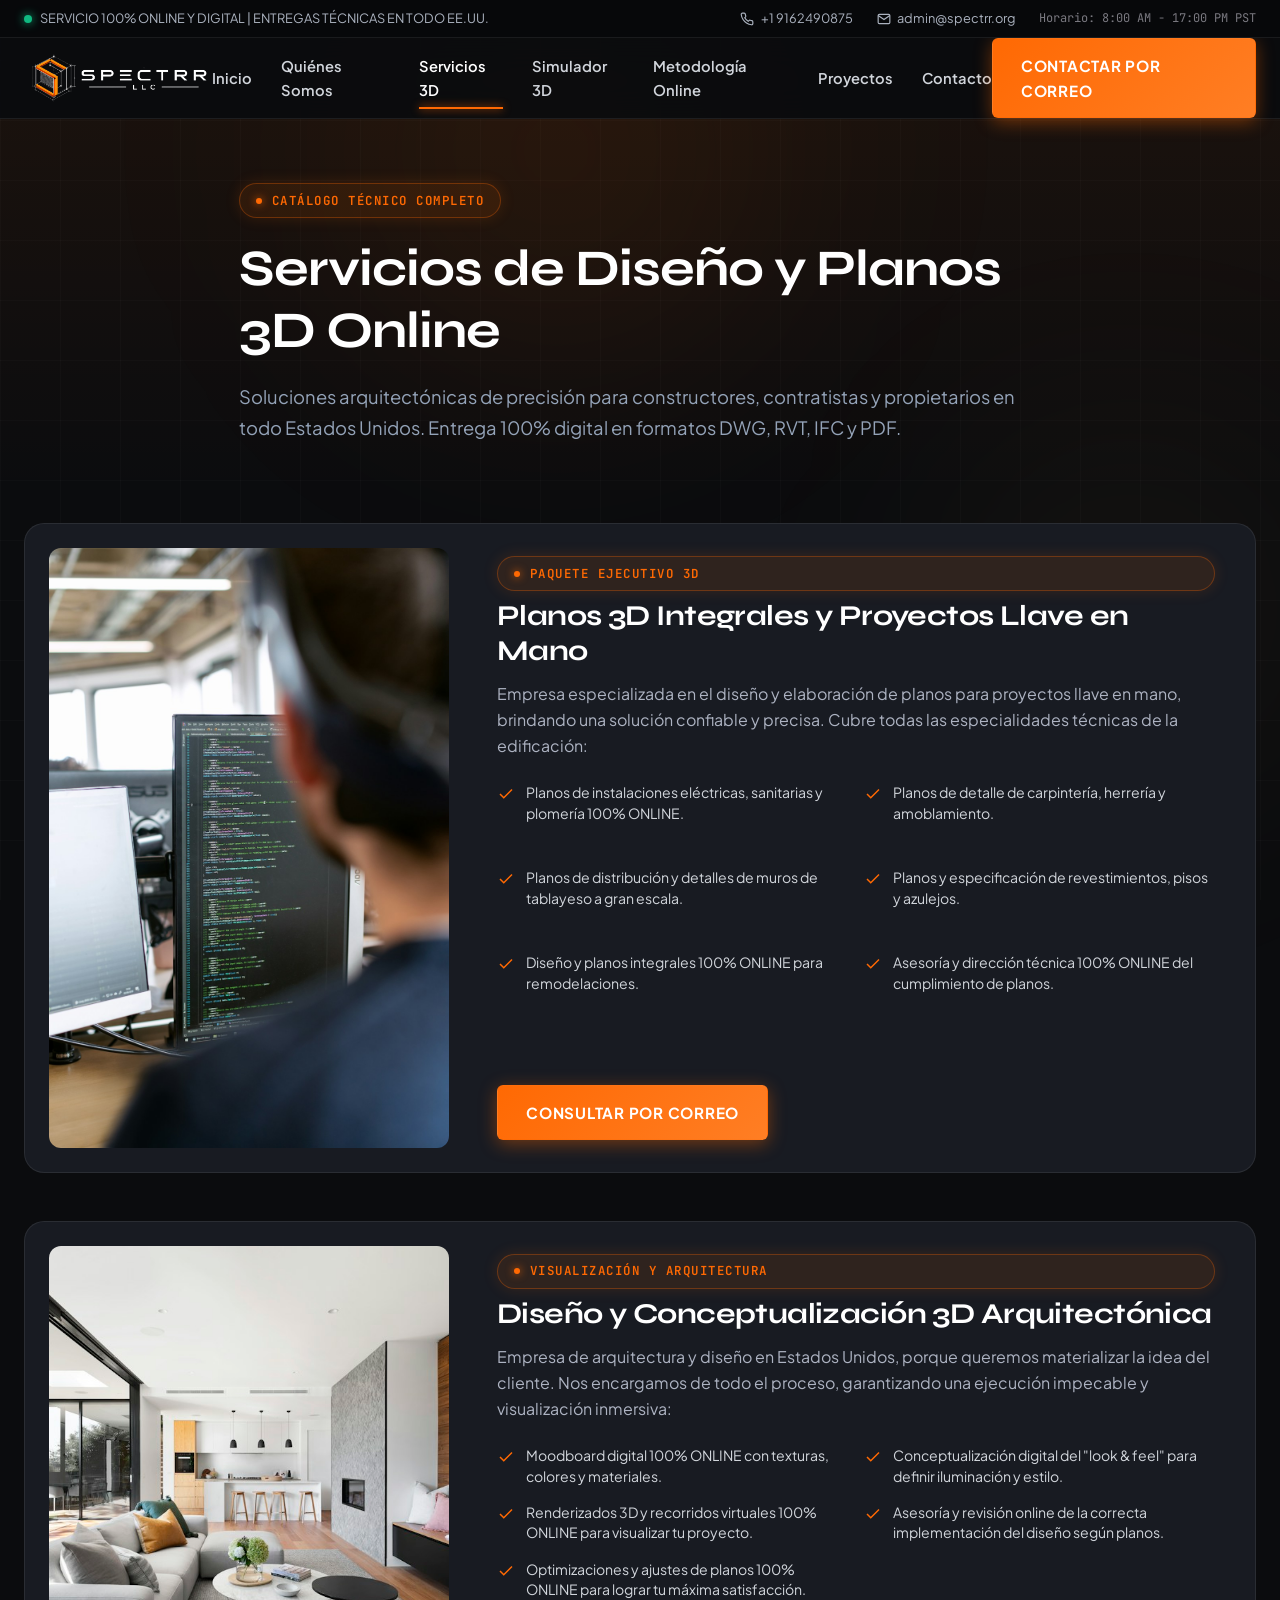
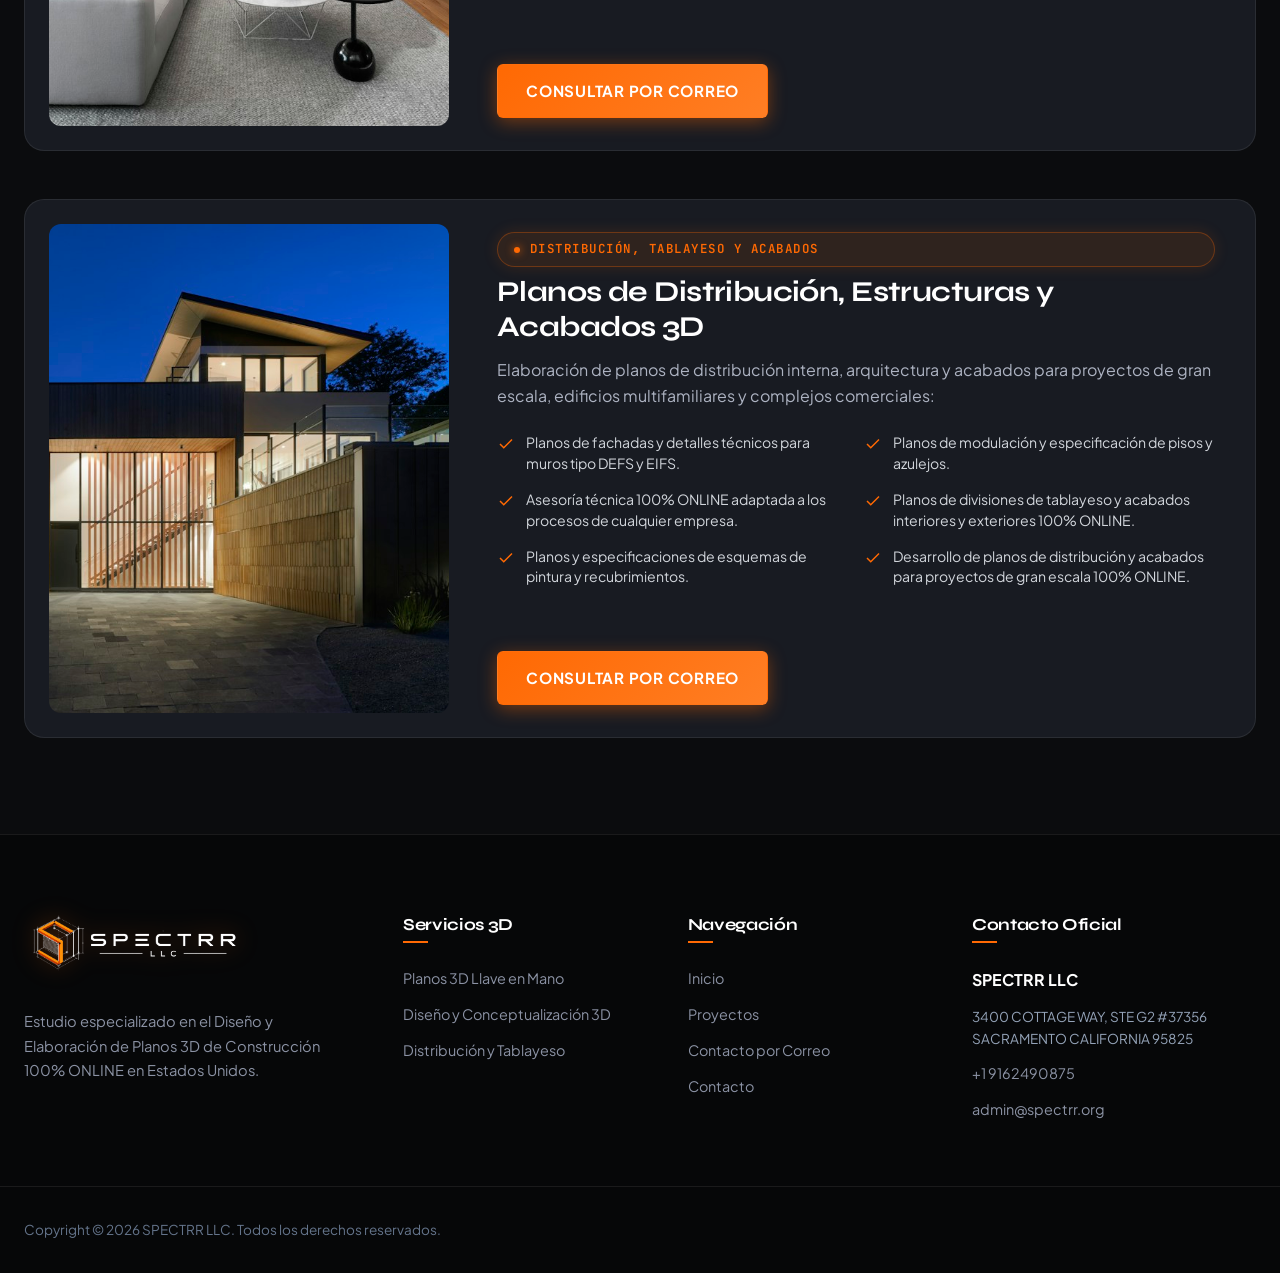
<file: servicios.html>
<!DOCTYPE html>
<html lang="es">
<head>
  <meta charset="UTF-8">
  <meta name="viewport" content="width=device-width, initial-scale=1.0">
  <title>Servicios de Planos 3D Online | SPECTRR LLC</title>
  <meta name="description" content="Servicios especializados en diseño y elaboración de planos 3D de construcción 100% online por SPECTRR LLC.">
  <link rel="icon" type="image/png" href="assets/img/favicon.png">
  <link rel="stylesheet" href="assets/css/styles.css">
</head>
<body>
  <!-- Ambient Glow -->
  <div class="bg-glow-spot bg-glow-spot-1"></div>
  <div class="bg-glow-spot bg-glow-spot-2"></div>

  <!-- TOPBAR -->
  <aside class="topbar">
    <div class="container topbar-wrapper">
      <div class="topbar-status">
        <span class="status-indicator"></span>
        <span>SERVICIO 100% ONLINE Y DIGITAL | ENTREGAS TÉCNICAS EN TODO EE.UU.</span>
      </div>
      <div class="topbar-info">
        <a href="tel:+19162490875">
          <svg width="14" height="14" viewBox="0 0 24 24" fill="none" stroke="currentColor" stroke-width="2"><path d="M22 16.92v3a2 2 0 0 1-2.18 2 19.79 19.79 0 0 1-8.63-3.07 19.5 19.5 0 0 1-6-6 19.79 19.79 0 0 1-3.07-8.67A2 2 0 0 1 4.11 2h3a2 2 0 0 1 2 1.72 12.84 12.84 0 0 0 .7 2.81 2 2 0 0 1-.45 2.11L8.09 9.91a16 16 0 0 0 6 6l1.27-1.27a2 2 0 0 1 2.11-.45 12.84 12.84 0 0 0 2.81.7A2 2 0 0 1 22 16.92z"></path></svg>
          <span>+1 9162490875</span>
        </a>
        <a href="mailto:admin@spectrr.org">
          <svg width="14" height="14" viewBox="0 0 24 24" fill="none" stroke="currentColor" stroke-width="2"><path d="M4 4h16c1.1 0 2 .9 2 2v12c0 1.1-.9 2-2 2H4c-1.1 0-2-.9-2-2V6c0-1.1.9-2 2-2z"></path><polyline points="22,6 12,13 2,6"></polyline></svg>
          <span>admin@spectrr.org</span>
        </a>
        <span class="font-mono text-gray" style="font-size:0.75rem;">Horario: 8:00 AM - 17:00 PM PST</span>
      </div>
    </div>
  </aside>

  <!-- HEADER -->
  <header class="header">
    <div class="container nav-container">
      <a href="index.html" class="logo-brand">
        <img src="assets/img/logo-nav-light.png" alt="SPECTRR LLC" class="logo-img">
      </a>

      <nav class="nav-menu">
        <a href="index.html#inicio" class="nav-link">Inicio</a>
        <a href="index.html#quienes-somos" class="nav-link">Quiénes Somos</a>
        <a href="servicios.html" class="nav-link active">Servicios 3D</a>
        <a href="index.html#simulador" class="nav-link">Simulador 3D</a>
        <a href="index.html#metodologia" class="nav-link">Metodología Online</a>
        <a href="proyectos.html" class="nav-link">Proyectos</a>
        <a href="index.html#contacto" class="nav-link">Contacto</a>
        <div class="nav-menu-cta mobile-only">
          <a href="mailto:admin@spectrr.org?subject=Consulta%20Planos%203D%20SPECTRR%20LLC" class="btn btn-primary" style="width:100%;">Contactar por Correo</a>
          <a href="tel:+19162490875" class="btn btn-secondary" style="width:100%;">Llamar: +1 9162490875</a>
        </div>
      </nav>

      <div class="nav-actions">
        <a href="mailto:admin@spectrr.org?subject=Consulta%20Planos%203D%20SPECTRR%20LLC" class="btn btn-primary desktop-only">Contactar por Correo</a>
        <button class="menu-toggle" aria-label="Abrir menú">
          <svg width="24" height="24" viewBox="0 0 24 24" fill="none" stroke="currentColor" stroke-width="2"><line x1="3" y1="12" x2="21" y2="12"></line><line x1="3" y1="6" x2="21" y2="6"></line><line x1="3" y1="18" x2="21" y2="18"></line></svg>
        </button>
      </div>
    </div>
  </header>

  <main>
    <!-- PAGE HERO -->
    <section style="padding:4rem 0 3rem;background:linear-gradient(180deg, rgba(255,105,3,0.06), transparent);">
      <div class="container text-center" style="max-width:850px;">
        <span class="section-tag">CATÁLOGO TÉCNICO COMPLETO</span>
        <h1 style="font-size:clamp(2.4rem, 4vw, 3.6rem);margin-bottom:1.2rem;">Servicios de Diseño y Planos 3D Online</h1>
        <p style="color:#94a3b8;font-size:1.15rem;line-height:1.7;">
          Soluciones arquitectónicas de precisión para constructores, contratistas y propietarios en todo Estados Unidos. Entrega 100% digital en formatos DWG, RVT, IFC y PDF.
        </p>
      </div>
    </section>

    <!-- IN-DEPTH SERVICES (Detailed grid with descriptions) -->
    <section class="services-section" style="padding-top:2rem;">
      <div class="container">
        <div class="services-grid" style="grid-template-columns:1fr;gap:3rem;">
          
          <!-- SERVICE 1 -->
          <div class="service-card" style="display:grid;grid-template-columns:400px 1fr;gap:2rem;padding:1.5rem;">
            <div class="service-img-wrapper" style="height:100%;min-height:300px;border-radius:12px;">
              <img src="assets/img/service-mep.jpg" alt="Planos 3D Llave en Mano">
            </div>
            <div class="service-body" style="padding:0.5rem 1rem;">
              <span class="section-tag" style="margin-bottom:0.5rem;">PAQUETE EJECUTIVO 3D</span>
              <h2 style="font-size:1.8rem;margin-bottom:0.8rem;">Planos 3D Integrales y Proyectos Llave en Mano</h2>
              <p style="color:#adb3c2;line-height:1.6;margin-bottom:1.5rem;">
                Empresa especializada en el diseño y elaboración de planos para proyectos llave en mano, brindando una solución confiable y precisa. Cubre todas las especialidades técnicas de la edificación:
              </p>
              <div class="service-checklist" style="display:grid;grid-template-columns:1fr 1fr;gap:1rem;">
                <div class="service-check-item">
                  <svg width="18" height="18" viewBox="0 0 24 24" fill="none" stroke="currentColor" stroke-width="2"><polyline points="20 6 9 17 4 12"></polyline></svg>
                  <span>Planos de instalaciones eléctricas, sanitarias y plomería 100% ONLINE.</span>
                </div>
                <div class="service-check-item">
                  <svg width="18" height="18" viewBox="0 0 24 24" fill="none" stroke="currentColor" stroke-width="2"><polyline points="20 6 9 17 4 12"></polyline></svg>
                  <span>Planos de detalle de carpintería, herrería y amoblamiento.</span>
                </div>
                <div class="service-check-item">
                  <svg width="18" height="18" viewBox="0 0 24 24" fill="none" stroke="currentColor" stroke-width="2"><polyline points="20 6 9 17 4 12"></polyline></svg>
                  <span>Planos de distribución y detalles de muros de tablayeso a gran escala.</span>
                </div>
                <div class="service-check-item">
                  <svg width="18" height="18" viewBox="0 0 24 24" fill="none" stroke="currentColor" stroke-width="2"><polyline points="20 6 9 17 4 12"></polyline></svg>
                  <span>Planos y especificación de revestimientos, pisos y azulejos.</span>
                </div>
                <div class="service-check-item">
                  <svg width="18" height="18" viewBox="0 0 24 24" fill="none" stroke="currentColor" stroke-width="2"><polyline points="20 6 9 17 4 12"></polyline></svg>
                  <span>Diseño y planos integrales 100% ONLINE para remodelaciones.</span>
                </div>
                <div class="service-check-item">
                  <svg width="18" height="18" viewBox="0 0 24 24" fill="none" stroke="currentColor" stroke-width="2"><polyline points="20 6 9 17 4 12"></polyline></svg>
                  <span>Asesoría y dirección técnica 100% ONLINE del cumplimiento de planos.</span>
                </div>
              </div>
              <div style="margin-top:2rem;">
                <a href="mailto:admin@spectrr.org?subject=Consulta%20Proyecto%20Llave%20en%20Mano" class="btn btn-primary">Consultar por Correo</a>
              </div>
            </div>
          </div>

          <!-- SERVICE 2 -->
          <div class="service-card" style="display:grid;grid-template-columns:400px 1fr;gap:2rem;padding:1.5rem;">
            <div class="service-img-wrapper" style="height:100%;min-height:300px;border-radius:12px;">
              <img src="assets/img/service-concept.jpg" alt="Diseño y Conceptualización 3D">
            </div>
            <div class="service-body" style="padding:0.5rem 1rem;">
              <span class="section-tag" style="margin-bottom:0.5rem;">VISUALIZACIÓN Y ARQUITECTURA</span>
              <h2 style="font-size:1.8rem;margin-bottom:0.8rem;">Diseño y Conceptualización 3D Arquitectónica</h2>
              <p style="color:#adb3c2;line-height:1.6;margin-bottom:1.5rem;">
                Empresa de arquitectura y diseño en Estados Unidos, porque queremos materializar la idea del cliente. Nos encargamos de todo el proceso, garantizando una ejecución impecable y visualización inmersiva:
              </p>
              <div class="service-checklist" style="display:grid;grid-template-columns:1fr 1fr;gap:1rem;">
                <div class="service-check-item">
                  <svg width="18" height="18" viewBox="0 0 24 24" fill="none" stroke="currentColor" stroke-width="2"><polyline points="20 6 9 17 4 12"></polyline></svg>
                  <span>Moodboard digital 100% ONLINE con texturas, colores y materiales.</span>
                </div>
                <div class="service-check-item">
                  <svg width="18" height="18" viewBox="0 0 24 24" fill="none" stroke="currentColor" stroke-width="2"><polyline points="20 6 9 17 4 12"></polyline></svg>
                  <span>Conceptualización digital del "look & feel" para definir iluminación y estilo.</span>
                </div>
                <div class="service-check-item">
                  <svg width="18" height="18" viewBox="0 0 24 24" fill="none" stroke="currentColor" stroke-width="2"><polyline points="20 6 9 17 4 12"></polyline></svg>
                  <span>Renderizados 3D y recorridos virtuales 100% ONLINE para visualizar tu proyecto.</span>
                </div>
                <div class="service-check-item">
                  <svg width="18" height="18" viewBox="0 0 24 24" fill="none" stroke="currentColor" stroke-width="2"><polyline points="20 6 9 17 4 12"></polyline></svg>
                  <span>Asesoría y revisión online de la correcta implementación del diseño según planos.</span>
                </div>
                <div class="service-check-item">
                  <svg width="18" height="18" viewBox="0 0 24 24" fill="none" stroke="currentColor" stroke-width="2"><polyline points="20 6 9 17 4 12"></polyline></svg>
                  <span>Optimizaciones y ajustes de planos 100% ONLINE para lograr tu máxima satisfacción.</span>
                </div>
              </div>
              <div style="margin-top:2rem;">
                <a href="mailto:admin@spectrr.org?subject=Consulta%20Conceptualización%203D" class="btn btn-primary">Consultar por Correo</a>
              </div>
            </div>
          </div>

          <!-- SERVICE 3 -->
          <div class="service-card" style="display:grid;grid-template-columns:400px 1fr;gap:2rem;padding:1.5rem;">
            <div class="service-img-wrapper" style="height:100%;min-height:300px;border-radius:12px;">
              <img src="assets/img/service-distribution.jpg" alt="Planos de Distribución y Acabados">
            </div>
            <div class="service-body" style="padding:0.5rem 1rem;">
              <span class="section-tag" style="margin-bottom:0.5rem;">DISTRIBUCIÓN, TABLAYESO Y ACABADOS</span>
              <h2 style="font-size:1.8rem;margin-bottom:0.8rem;">Planos de Distribución, Estructuras y Acabados 3D</h2>
              <p style="color:#adb3c2;line-height:1.6;margin-bottom:1.5rem;">
                Elaboración de planos de distribución interna, arquitectura y acabados para proyectos de gran escala, edificios multifamiliares y complejos comerciales:
              </p>
              <div class="service-checklist" style="display:grid;grid-template-columns:1fr 1fr;gap:1rem;">
                <div class="service-check-item">
                  <svg width="18" height="18" viewBox="0 0 24 24" fill="none" stroke="currentColor" stroke-width="2"><polyline points="20 6 9 17 4 12"></polyline></svg>
                  <span>Planos de fachadas y detalles técnicos para muros tipo DEFS y EIFS.</span>
                </div>
                <div class="service-check-item">
                  <svg width="18" height="18" viewBox="0 0 24 24" fill="none" stroke="currentColor" stroke-width="2"><polyline points="20 6 9 17 4 12"></polyline></svg>
                  <span>Planos de modulación y especificación de pisos y azulejos.</span>
                </div>
                <div class="service-check-item">
                  <svg width="18" height="18" viewBox="0 0 24 24" fill="none" stroke="currentColor" stroke-width="2"><polyline points="20 6 9 17 4 12"></polyline></svg>
                  <span>Asesoría técnica 100% ONLINE adaptada a los procesos de cualquier empresa.</span>
                </div>
                <div class="service-check-item">
                  <svg width="18" height="18" viewBox="0 0 24 24" fill="none" stroke="currentColor" stroke-width="2"><polyline points="20 6 9 17 4 12"></polyline></svg>
                  <span>Planos de divisiones de tablayeso y acabados interiores y exteriores 100% ONLINE.</span>
                </div>
                <div class="service-check-item">
                  <svg width="18" height="18" viewBox="0 0 24 24" fill="none" stroke="currentColor" stroke-width="2"><polyline points="20 6 9 17 4 12"></polyline></svg>
                  <span>Planos y especificaciones de esquemas de pintura y recubrimientos.</span>
                </div>
                <div class="service-check-item">
                  <svg width="18" height="18" viewBox="0 0 24 24" fill="none" stroke="currentColor" stroke-width="2"><polyline points="20 6 9 17 4 12"></polyline></svg>
                  <span>Desarrollo de planos de distribución y acabados para proyectos de gran escala 100% ONLINE.</span>
                </div>
              </div>
              <div style="margin-top:2rem;">
                <a href="mailto:admin@spectrr.org?subject=Consulta%20Planos%20de%20Distribución" class="btn btn-primary">Consultar por Correo</a>
              </div>
            </div>
          </div>

        </div>
      </div>
    </section>
  </main>

  <!-- FOOTER -->
  <footer class="footer">
    <div class="container footer-grid">
      <div class="footer-brand">
        <a href="index.html" class="logo-brand" style="margin-bottom:1.2rem;display:inline-flex;">
          <img src="assets/img/logo-nav-light.png" alt="SPECTRR LLC" style="height:56px;filter:drop-shadow(0 0 12px rgba(255,105,3,0.35));">
        </a>
        <p>Estudio especializado en el Diseño y Elaboración de Planos 3D de Construcción 100% ONLINE en Estados Unidos.</p>
      </div>
      <div class="footer-col">
        <h4>Servicios 3D</h4>
        <div class="footer-links">
          <a href="servicios.html">Planos 3D Llave en Mano</a>
          <a href="servicios.html">Diseño y Conceptualización 3D</a>
          <a href="servicios.html">Distribución y Tablayeso</a>
        </div>
      </div>
      <div class="footer-col">
        <h4>Navegación</h4>
        <div class="footer-links">
          <a href="index.html">Inicio</a>
          <a href="proyectos.html">Proyectos</a>
          <a href="mailto:admin@spectrr.org?subject=Consulta%20Planos%203D">Contacto por Correo</a>
          <a href="index.html#contacto">Contacto</a>
        </div>
      </div>
      <div class="footer-col">
        <h4>Contacto Oficial</h4>
        <div class="footer-links">
          <span style="color:#fff;font-weight:700;">SPECTRR LLC</span>
          <span style="font-size:0.85rem;color:#94a3b8;">3400 COTTAGE WAY, STE G2 #37356 SACRAMENTO CALIFORNIA 95825</span>
          <a href="tel:+19162490875" class="text-yellow">+1 9162490875</a>
          <a href="mailto:admin@spectrr.org" class="text-orange">admin@spectrr.org</a>
        </div>
      </div>
    </div>
    <div class="container footer-bottom">
      <div>Copyright © 2026 SPECTRR LLC. Todos los derechos reservados.</div>
    </div>
  </footer>

  <script src="assets/js/main.js"></script>
</body>
</html>
</file>
<file: assets/css/styles.css>
/* ==========================================================================
   SPECTRR LLC - DISEÑO DE PLANOS 3D ONLINE
   Modern Architectural Design System & Stylesheet
   Palette:
     - Naranja: #ff6903
     - Gris: #4e4d53
     - Amarillo: #ffb850
     - Blanco: #ffffff
   ========================================================================== */

@import url('https://fonts.googleapis.com/css2?family=JetBrains+Mono:wght@400;500;700&family=Plus+Jakarta+Sans:wght@300;400;500;600;700;800&family=Syne:wght@600;700;800&display=swap');

:root {
  /* Brand Palette */
  --color-orange: #ff6903;
  --color-orange-rgb: 255, 105, 3;
  --color-orange-light: #ff8533;
  --color-orange-dark: #d95600;

  --color-gray: #4e4d53;
  --color-gray-rgb: 78, 77, 83;
  --color-gray-light: #7a7980;
  --color-gray-dark: #323136;

  --color-yellow: #ffb850;
  --color-yellow-rgb: 255, 184, 80;
  --color-yellow-light: #ffc977;

  --color-white: #ffffff;
  --color-offwhite: #f5f6f8;

  /* Surfaces & Backgrounds */
  --bg-main: #0b0c0e;
  --bg-surface: #121418;
  --bg-card: #181b22;
  --bg-card-hover: #1f232c;
  --bg-card-elevated: #242833;
  --bg-glass: rgba(24, 27, 34, 0.75);
  --border-subtle: rgba(255, 255, 255, 0.08);
  --border-strong: rgba(255, 255, 255, 0.16);
  --border-accent: rgba(255, 105, 3, 0.35);

  /* Typography */
  --font-display: 'Syne', sans-serif;
  --font-body: 'Plus Jakarta Sans', sans-serif;
  --font-mono: 'JetBrains Mono', monospace;

  /* Shadows & Glows */
  --glow-orange: 0 0 25px rgba(255, 105, 3, 0.35);
  --glow-orange-sm: 0 0 12px rgba(255, 105, 3, 0.25);
  --glow-yellow: 0 0 20px rgba(255, 184, 80, 0.3);
  --shadow-card: 0 16px 36px -8px rgba(0, 0, 0, 0.6);
  --shadow-elevated: 0 24px 48px -12px rgba(0, 0, 0, 0.75);

  /* Transitions */
  --transition-fast: 0.2s cubic-bezier(0.16, 1, 0.3, 1);
  --transition-normal: 0.35s cubic-bezier(0.16, 1, 0.3, 1);
  --transition-slow: 0.6s cubic-bezier(0.16, 1, 0.3, 1);

  /* Geometry & Radii */
  --radius-sm: 6px;
  --radius-md: 12px;
  --radius-lg: 20px;
  --radius-pill: 9999px;
  --container-max: 1320px;
}

/* Reset & Base Setup */
*, *::before, *::after {
  box-sizing: border-box;
  margin: 0;
  padding: 0;
}

html {
  scroll-behavior: smooth;
  font-size: 16px;
  -webkit-font-smoothing: antialiased;
  -moz-osx-font-smoothing: grayscale;
}

html {
  overflow-x: hidden;
  width: 100%;
  max-width: 100%;
}

body {
  background-color: var(--bg-main);
  color: #cfd3dc;
  font-family: var(--font-body);
  line-height: 1.65;
  overflow-x: hidden;
  width: 100%;
  max-width: 100%;
  position: relative;
  touch-action: pan-y;
}

/* Architectural Grid & Blueprint Canvas Background */
body::before {
  content: '';
  position: fixed;
  inset: 0;
  background-image: 
    linear-gradient(to right, rgba(255, 255, 255, 0.02) 1px, transparent 1px),
    linear-gradient(to bottom, rgba(255, 255, 255, 0.02) 1px, transparent 1px);
  background-size: 60px 60px;
  pointer-events: none;
  z-index: 0;
}

/* Top Glow Spotlights */
.bg-glow-spot {
  position: fixed;
  border-radius: 50%;
  filter: blur(120px);
  pointer-events: none;
  z-index: 0;
}
.bg-glow-spot-1 {
  top: -150px;
  left: 20%;
  width: 600px;
  height: 600px;
  background: radial-gradient(circle, rgba(255, 105, 3, 0.12), transparent 70%);
}
.bg-glow-spot-2 {
  top: 40%;
  right: -100px;
  width: 500px;
  height: 500px;
  background: radial-gradient(circle, rgba(255, 184, 80, 0.08), transparent 70%);
}

a {
  color: inherit;
  text-decoration: none;
  transition: var(--transition-fast);
}

img {
  max-width: 100%;
  height: auto;
  display: block;
}

ul {
  list-style: none;
}

button, input, select, textarea {
  font-family: inherit;
}

/* Container */
.container {
  width: 100%;
  max-width: var(--container-max);
  margin-inline: auto;
  padding-inline: 1.5rem;
  position: relative;
  z-index: 1;
}

.desktop-only { display: block; }
.mobile-only { display: none; }

/* Typography Utilities */
h1, h2, h3, h4, h5, h6 {
  color: var(--color-white);
  font-family: var(--font-display);
  font-weight: 700;
  line-height: 1.2;
  letter-spacing: -0.02em;
}

.text-orange { color: var(--color-orange); }
.text-yellow { color: var(--color-yellow); }
.text-gray { color: var(--color-gray-light); }
.text-white { color: var(--color-white); }
.font-mono { font-family: var(--font-mono); }

/* Badges & Section Subtitles */
.section-tag {
  display: inline-flex;
  align-items: center;
  gap: 0.6rem;
  background: rgba(255, 105, 3, 0.1);
  border: 1px solid rgba(255, 105, 3, 0.3);
  color: var(--color-orange);
  font-family: var(--font-mono);
  font-size: 0.78rem;
  font-weight: 600;
  text-transform: uppercase;
  letter-spacing: 0.12em;
  padding: 0.4rem 1rem;
  border-radius: var(--radius-pill);
  margin-bottom: 1.25rem;
  box-shadow: 0 0 15px rgba(255, 105, 3, 0.15);
}

.section-tag::before {
  content: '';
  display: inline-block;
  width: 6px;
  height: 6px;
  border-radius: 50%;
  background: var(--color-orange);
  box-shadow: 0 0 8px var(--color-orange);
  animation: pulse-dot 1.8s infinite;
}

@keyframes pulse-dot {
  0%, 100% { opacity: 1; transform: scale(1); }
  50% { opacity: 0.4; transform: scale(1.4); }
}

.section-header {
  text-align: center;
  max-width: 800px;
  margin-inline: auto;
  margin-bottom: 4rem;
}

.section-title {
  font-size: clamp(2rem, 3.8vw, 3.2rem);
  margin-bottom: 1.25rem;
}

.section-subtitle {
  font-size: 1.1rem;
  color: #9ba1b0;
  line-height: 1.7;
}

/* Buttons */
.btn {
  display: inline-flex;
  align-items: center;
  justify-content: center;
  gap: 0.75rem;
  padding: 0.85rem 1.75rem;
  font-size: 0.95rem;
  font-weight: 700;
  border-radius: var(--radius-sm);
  cursor: pointer;
  border: 1px solid transparent;
  transition: var(--transition-fast);
  text-transform: uppercase;
  letter-spacing: 0.05em;
  position: relative;
  overflow: hidden;
  z-index: 1;
}

.btn-primary {
  background: linear-gradient(135deg, var(--color-orange), #ff7e24);
  color: var(--color-white);
  box-shadow: 0 4px 18px rgba(255, 105, 3, 0.4);
}

.btn-primary::before {
  content: '';
  position: absolute;
  top: 0;
  left: -100%;
  width: 100%;
  height: 100%;
  background: linear-gradient(90deg, transparent, rgba(255, 255, 255, 0.25), transparent);
  transition: 0.5s;
  z-index: -1;
}

.btn-primary:hover::before {
  left: 100%;
}

.btn-primary:hover {
  transform: translateY(-2px);
  box-shadow: 0 8px 25px rgba(255, 105, 3, 0.6);
  background: linear-gradient(135deg, #ff7919, #ff9242);
}

.btn-secondary {
  background: rgba(255, 255, 255, 0.05);
  border: 1px solid var(--border-strong);
  color: var(--color-white);
  backdrop-filter: blur(10px);
}

.btn-secondary:hover {
  background: rgba(255, 255, 255, 0.1);
  border-color: var(--color-orange);
  color: var(--color-white);
  transform: translateY(-2px);
  box-shadow: var(--glow-orange-sm);
}

.btn-accent {
  background: linear-gradient(135deg, var(--color-yellow), #ffa726);
  color: #121316;
  box-shadow: 0 4px 16px rgba(255, 184, 80, 0.35);
}

.btn-accent:hover {
  transform: translateY(-2px);
  box-shadow: 0 8px 24px rgba(255, 184, 80, 0.55);
}

/* ==========================================================================
   TOP BAR (Notice & Fast Contacts)
   ========================================================================== */
.topbar {
  background: #07080a;
  border-bottom: 1px solid var(--border-subtle);
  font-size: 0.8rem;
  padding: 0.5rem 0;
  position: relative;
  z-index: 100;
}

.topbar-wrapper {
  display: flex;
  align-items: center;
  justify-content: space-between;
  flex-wrap: wrap;
  gap: 0.8rem;
}

.topbar-status {
  display: inline-flex;
  align-items: center;
  gap: 0.5rem;
  color: #abb2bf;
}

.status-indicator {
  width: 8px;
  height: 8px;
  border-radius: 50%;
  background: #10b981;
  box-shadow: 0 0 10px #10b981;
}

.topbar-info {
  display: flex;
  align-items: center;
  gap: 1.5rem;
  color: #abb2bf;
}

.topbar-info a {
  display: inline-flex;
  align-items: center;
  gap: 0.4rem;
  transition: var(--transition-fast);
}

.topbar-info a:hover {
  color: var(--color-orange);
}

/* ==========================================================================
   HEADER & NAVIGATION
   ========================================================================== */
.header {
  position: sticky;
  top: 0;
  background: rgba(11, 12, 14, 0.88);
  backdrop-filter: blur(16px);
  -webkit-backdrop-filter: blur(16px);
  border-bottom: 1px solid var(--border-subtle);
  z-index: 99;
  transition: var(--transition-normal);
}

.header.scrolled {
  background: rgba(11, 12, 14, 0.98);
  box-shadow: 0 8px 24px rgba(0, 0, 0, 0.5);
  border-color: rgba(255, 105, 3, 0.2);
}

.nav-container {
  display: flex;
  align-items: center;
  justify-content: space-between;
  height: 80px;
}

.logo-brand {
  display: flex;
  align-items: center;
  gap: 0.85rem;
}

.logo-brand img.logo-img {
  height: 50px;
  width: auto;
  object-fit: contain;
  transition: var(--transition-normal);
}

.logo-brand:hover img.logo-img {
  transform: scale(1.04);
  filter: drop-shadow(0 0 10px rgba(255, 105, 3, 0.4));
}

.nav-menu {
  display: flex;
  align-items: center;
  gap: 1.8rem;
}

.nav-link {
  font-size: 0.92rem;
  font-weight: 600;
  color: #d1d5db;
  position: relative;
  padding: 0.4rem 0;
  transition: var(--transition-fast);
}

.nav-link::after {
  content: '';
  position: absolute;
  bottom: 0;
  left: 0;
  width: 0;
  height: 2px;
  background: var(--color-orange);
  transition: var(--transition-fast);
  box-shadow: 0 0 8px var(--color-orange);
}

.nav-link:hover, .nav-link.active {
  color: var(--color-white);
}

.nav-link:hover::after, .nav-link.active::after {
  width: 100%;
}

.nav-actions {
  display: flex;
  align-items: center;
  gap: 1rem;
}

.menu-toggle {
  display: none;
  background: none;
  border: 1px solid var(--border-subtle);
  border-radius: var(--radius-sm);
  color: var(--color-white);
  padding: 0.5rem;
  cursor: pointer;
}

/* ==========================================================================
   INTERACTIVE TOOLTIPS & EXPANDABLE POPOVERS (Requirement 4)
   ========================================================================== */
.has-tooltip {
  position: relative;
  display: inline-flex;
  align-items: baseline;
  gap: 0.25rem;
  color: var(--color-orange);
  font-weight: 600;
  cursor: help;
  border-bottom: 1.5px dashed var(--color-orange);
  padding-bottom: 1px;
  transition: var(--transition-fast);
}

.has-tooltip:hover {
  color: var(--color-yellow);
  border-bottom-color: var(--color-yellow);
  text-shadow: 0 0 12px rgba(255, 184, 80, 0.4);
}

.has-tooltip .tooltip-icon {
  font-size: 0.75em;
  opacity: 0.8;
  display: inline-block;
  transition: transform var(--transition-fast);
}

.has-tooltip:hover .tooltip-icon {
  transform: rotate(15deg) scale(1.2);
}

.tooltip-card {
  position: absolute;
  bottom: calc(100% + 12px);
  left: 50%;
  transform: translateX(-50%) translateY(10px) scale(0.95);
  width: 320px;
  background: rgba(22, 25, 33, 0.96);
  border: 1px solid var(--border-accent);
  border-radius: var(--radius-md);
  padding: 1.2rem;
  box-shadow: var(--shadow-elevated), 0 0 30px rgba(255, 105, 3, 0.25);
  backdrop-filter: blur(16px);
  color: #cfd3dc;
  font-size: 0.86rem;
  line-height: 1.5;
  pointer-events: none;
  opacity: 0;
  visibility: hidden;
  transition: opacity 0.25s cubic-bezier(0.16, 1, 0.3, 1), 
              transform 0.25s cubic-bezier(0.16, 1, 0.3, 1), 
              visibility 0.25s;
  z-index: 1000;
  text-align: left;
}

.tooltip-card::after {
  content: '';
  position: absolute;
  top: 100%;
  left: 50%;
  transform: translateX(-50%);
  border-width: 7px;
  border-style: solid;
  border-color: rgba(22, 25, 33, 0.96) transparent transparent transparent;
}

.has-tooltip:hover .tooltip-card,
.has-tooltip:focus-within .tooltip-card {
  opacity: 1;
  visibility: visible;
  pointer-events: auto;
  transform: translateX(-50%) translateY(0) scale(1);
}

.tooltip-header {
  display: flex;
  align-items: center;
  gap: 0.6rem;
  margin-bottom: 0.5rem;
  border-bottom: 1px solid rgba(255, 255, 255, 0.08);
  padding-bottom: 0.4rem;
}

.tooltip-badge {
  font-family: var(--font-mono);
  font-size: 0.7rem;
  background: rgba(255, 105, 3, 0.2);
  color: var(--color-orange);
  padding: 0.2rem 0.5rem;
  border-radius: 4px;
  font-weight: 700;
}

.tooltip-title {
  color: var(--color-white);
  font-weight: 700;
  font-size: 0.92rem;
}

.tooltip-benefit {
  margin-top: 0.6rem;
  padding: 0.4rem 0.6rem;
  background: rgba(255, 184, 80, 0.1);
  border-left: 2px solid var(--color-yellow);
  font-size: 0.78rem;
  color: var(--color-yellow);
}

/* ==========================================================================
   ANIMATED ICONS & MICROINTERACTIONS (Requirement 4)
   ========================================================================== */
.icon-box {
  display: inline-flex;
  align-items: center;
  justify-content: center;
  width: 58px;
  height: 58px;
  border-radius: var(--radius-md);
  background: linear-gradient(135deg, rgba(255, 105, 3, 0.15), rgba(78, 77, 83, 0.2));
  border: 1px solid rgba(255, 105, 3, 0.3);
  color: var(--color-orange);
  transition: all var(--transition-normal);
  position: relative;
  overflow: hidden;
}

.icon-box svg {
  width: 28px;
  height: 28px;
  stroke-width: 1.8;
  transition: transform var(--transition-normal), stroke var(--transition-fast);
}

/* Hover microinteraction on icon */
.icon-box:hover,
.card-hoverable:hover .icon-box {
  background: linear-gradient(135deg, var(--color-orange), var(--color-yellow));
  color: #121316;
  border-color: var(--color-yellow);
  transform: translateY(-4px) rotate(4deg) scale(1.08);
  box-shadow: 0 10px 24px rgba(255, 105, 3, 0.45);
}

.icon-box:hover svg,
.card-hoverable:hover .icon-box svg {
  stroke: #121316;
  transform: scale(1.12);
}

/* Shimmer pulse effect on icons entering viewport */
.animate-icon-pulse {
  animation: iconPulseGlow 3s infinite ease-in-out;
}

@keyframes iconPulseGlow {
  0%, 100% {
    box-shadow: 0 0 0 rgba(255, 105, 3, 0);
  }
  50% {
    box-shadow: 0 0 20px rgba(255, 105, 3, 0.35);
  }
}

/* ==========================================================================
   HERO SECTION
   ========================================================================== */
.hero {
  padding: 5rem 0 7rem;
  position: relative;
  overflow: hidden;
}

.hero-grid {
  display: grid;
  grid-template-columns: 1.15fr 0.85fr;
  align-items: center;
  gap: 3.5rem;
}

.hero-tag {
  display: inline-flex;
  align-items: center;
  gap: 0.6rem;
  background: rgba(255, 105, 3, 0.12);
  border: 1px solid rgba(255, 105, 3, 0.4);
  color: var(--color-orange);
  font-family: var(--font-mono);
  font-size: 0.82rem;
  font-weight: 700;
  letter-spacing: 0.1em;
  padding: 0.45rem 1.1rem;
  border-radius: var(--radius-pill);
  margin-bottom: 1.5rem;
}

.hero-title {
  font-size: clamp(2.5rem, 4.4vw, 4.1rem);
  line-height: 1.1;
  margin-bottom: 1.5rem;
  color: var(--color-white);
}

.hero-title .gradient-text {
  background: linear-gradient(135deg, var(--color-orange), var(--color-yellow));
  -webkit-background-clip: text;
  -webkit-text-fill-color: transparent;
  display: block;
}

.hero-desc {
  font-size: 1.15rem;
  color: #adb3c2;
  margin-bottom: 2rem;
  line-height: 1.7;
}

.hero-features-list {
  display: flex;
  flex-direction: column;
  gap: 0.85rem;
  margin-bottom: 2.5rem;
}

.hero-feature-item {
  display: flex;
  align-items: center;
  gap: 0.8rem;
  color: #e2e5eb;
  font-size: 0.98rem;
}

.hero-check-icon {
  display: flex;
  align-items: center;
  justify-content: center;
  width: 22px;
  height: 22px;
  border-radius: 50%;
  background: rgba(255, 105, 3, 0.18);
  border: 1px solid var(--color-orange);
  color: var(--color-orange);
  font-size: 0.8rem;
  flex-shrink: 0;
}

.hero-actions {
  display: flex;
  align-items: center;
  flex-wrap: wrap;
  gap: 1.2rem;
  margin-bottom: 3rem;
}

.hero-stats {
  display: grid;
  grid-template-columns: repeat(3, 1fr);
  gap: 1.5rem;
  padding-top: 2rem;
  border-top: 1px solid var(--border-subtle);
}

.stat-item {
  display: flex;
  flex-direction: column;
}

.stat-num {
  font-family: var(--font-display);
  font-size: 2rem;
  font-weight: 800;
  color: var(--color-white);
  line-height: 1;
  margin-bottom: 0.3rem;
}

.stat-label {
  font-size: 0.82rem;
  color: #8b92a4;
  line-height: 1.3;
}

/* Hero Media Display / Visual Card */
.hero-visual-card {
  position: relative;
  border-radius: var(--radius-lg);
  overflow: hidden;
  border: 1px solid var(--border-strong);
  box-shadow: var(--shadow-elevated), 0 0 50px rgba(255, 105, 3, 0.2);
  transform: perspective(1000px) rotateY(-4deg) rotateX(2deg);
  transition: transform var(--transition-slow);
}

.hero-visual-card:hover {
  transform: perspective(1000px) rotateY(0deg) rotateX(0deg);
}

.hero-visual-img {
  width: 100%;
  height: 520px;
  object-fit: cover;
  display: block;
}

.hero-floating-badge {
  position: absolute;
  background: rgba(18, 20, 26, 0.9);
  backdrop-filter: blur(14px);
  border: 1px solid var(--border-accent);
  padding: 0.8rem 1.2rem;
  border-radius: var(--radius-md);
  box-shadow: 0 10px 30px rgba(0, 0, 0, 0.6);
  display: flex;
  align-items: center;
  gap: 0.75rem;
  color: var(--color-white);
  font-size: 0.85rem;
  z-index: 2;
  animation: floatSlow 4s infinite ease-in-out;
}

.floating-badge-1 {
  top: 30px;
  left: 20px;
}

.floating-badge-2 {
  bottom: 120px;
  left: 30px;
  animation-delay: -2s;
}

@keyframes floatSlow {
  0%, 100% { transform: translateY(0); }
  50% { transform: translateY(-8px); }
}

/* ==========================================================================
   VALUES & STRATEGY PILLARS (01 - 04)
   ========================================================================== */
.pillars-section {
  padding: 4rem 0 6rem;
  position: relative;
}

.pillars-grid {
  display: grid;
  grid-template-columns: repeat(4, 1fr);
  gap: 1.5rem;
}

.pillar-card {
  background: var(--bg-card);
  border: 1px solid var(--border-subtle);
  border-radius: var(--radius-md);
  padding: 2.2rem 1.8rem;
  position: relative;
  transition: all var(--transition-normal);
  display: flex;
  flex-direction: column;
}

.pillar-card:hover {
  transform: translateY(-8px);
  background: var(--bg-card-hover);
  border-color: var(--color-orange);
  box-shadow: var(--shadow-card), 0 0 30px rgba(255, 105, 3, 0.2);
}

.pillar-num {
  font-family: var(--font-mono);
  font-size: 1.8rem;
  font-weight: 800;
  color: rgba(255, 255, 255, 0.12);
  margin-bottom: 1.2rem;
  transition: color var(--transition-fast);
}

.pillar-card:hover .pillar-num {
  color: var(--color-orange);
}

.pillar-title {
  font-size: 1.25rem;
  margin-bottom: 0.85rem;
}

.pillar-desc {
  font-size: 0.92rem;
  color: #9ba1b0;
  line-height: 1.6;
}

/* ==========================================================================
   ABOUT / QUIÉNES SOMOS SECTION
   ========================================================================== */
.about-section {
  padding: 6rem 0;
  background: linear-gradient(180deg, var(--bg-main) 0%, var(--bg-surface) 100%);
  position: relative;
}

.about-grid {
  display: grid;
  grid-template-columns: 1fr 1fr;
  gap: 4rem;
  align-items: center;
}

.about-img-box {
  position: relative;
  border-radius: var(--radius-lg);
  overflow: hidden;
  border: 1px solid var(--border-strong);
  box-shadow: var(--shadow-elevated);
}

.about-img-box img {
  width: 100%;
  height: 520px;
  object-fit: cover;
}

.about-experience-stamp {
  position: absolute;
  bottom: 25px;
  left: 25px;
  background: rgba(18, 20, 26, 0.92);
  backdrop-filter: blur(12px);
  border: 1px solid var(--color-orange);
  padding: 1.2rem 1.6rem;
  border-radius: var(--radius-md);
  box-shadow: 0 10px 30px rgba(0, 0, 0, 0.8);
}

.about-experience-stamp .stamp-years {
  font-family: var(--font-display);
  font-size: 2.2rem;
  font-weight: 800;
  color: var(--color-orange);
  line-height: 1;
}

.about-experience-stamp .stamp-text {
  font-size: 0.82rem;
  color: #cfd3dc;
  font-weight: 600;
  text-transform: uppercase;
  letter-spacing: 0.05em;
}

.about-content h2 {
  font-size: clamp(2rem, 3.2vw, 2.8rem);
  margin-bottom: 1.5rem;
}

.about-text {
  color: #adb3c2;
  font-size: 1.05rem;
  line-height: 1.75;
  margin-bottom: 1.5rem;
}

.differentiators-grid {
  display: grid;
  grid-template-columns: repeat(2, 1fr);
  gap: 1.2rem;
  margin: 2rem 0 2.5rem;
}

.diff-card {
  background: var(--bg-card);
  border: 1px solid var(--border-subtle);
  border-radius: var(--radius-sm);
  padding: 1.2rem;
  display: flex;
  align-items: flex-start;
  gap: 0.8rem;
  transition: var(--transition-fast);
}

.diff-card:hover {
  border-color: var(--color-yellow);
  transform: translateY(-3px);
  background: var(--bg-card-hover);
}

.diff-icon {
  color: var(--color-yellow);
  flex-shrink: 0;
  margin-top: 2px;
}

.diff-title {
  color: var(--color-white);
  font-weight: 700;
  font-size: 0.95rem;
  margin-bottom: 0.2rem;
}

.diff-desc {
  font-size: 0.82rem;
  color: #9ba1b0;
}

/* ==========================================================================
   INTERACTIVE 3D BLUEPRINT SIMULATOR (BEFORE / AFTER COMPARISON)
   ========================================================================== */
.simulator-section {
  padding: 6rem 0;
  background: #090a0d;
  position: relative;
  overflow: hidden;
}

.simulator-container {
  max-width: 1100px;
  margin-inline: auto;
  background: var(--bg-card);
  border: 1px solid var(--border-strong);
  border-radius: var(--radius-lg);
  padding: 2rem;
  box-shadow: var(--shadow-elevated), 0 0 60px rgba(255, 105, 3, 0.15);
}

.simulator-header {
  display: flex;
  align-items: center;
  justify-content: space-between;
  flex-wrap: wrap;
  gap: 1rem;
  margin-bottom: 1.5rem;
  padding-bottom: 1rem;
  border-bottom: 1px solid var(--border-subtle);
}

.simulator-controls {
  display: flex;
  align-items: center;
  gap: 0.8rem;
}

.sim-toggle-btn {
  background: rgba(255, 255, 255, 0.06);
  border: 1px solid var(--border-subtle);
  color: #abb2bf;
  font-size: 0.85rem;
  font-weight: 600;
  padding: 0.45rem 1rem;
  border-radius: var(--radius-pill);
  cursor: pointer;
  transition: var(--transition-fast);
}

.sim-toggle-btn.active, .sim-toggle-btn:hover {
  background: var(--color-orange);
  color: var(--color-white);
  border-color: var(--color-orange);
  box-shadow: var(--glow-orange-sm);
}

/* Comparison Viewer Wrapper */
.comparison-viewer {
  position: relative;
  width: 100%;
  height: 560px;
  border-radius: var(--radius-md);
  overflow: hidden;
  user-select: none;
  cursor: ew-resize;
  background: #0d0f14;
  box-shadow: inset 0 0 20px rgba(0, 0, 0, 0.6);
  --slider-pos: 50%;
  touch-action: none;
}

.comparison-layer {
  position: absolute;
  top: 0;
  left: 0;
  width: 100%;
  height: 100%;
}

.comparison-layer img {
  position: absolute;
  top: 0;
  left: 0;
  width: 100%;
  height: 100%;
  object-fit: cover;
  pointer-events: none;
  display: block;
}

.comparison-blueprint {
  z-index: 1;
}

.comparison-render {
  z-index: 2;
  width: 100%;
  height: 100%;
  clip-path: inset(0 calc(100% - var(--slider-pos, 50%)) 0 0);
  will-change: clip-path;
}

.comparison-divider {
  position: absolute;
  top: 0;
  bottom: 0;
  left: var(--slider-pos, 50%);
  width: 4px;
  background: var(--color-orange);
  z-index: 10;
  transform: translateX(-50%);
  cursor: ew-resize;
  box-shadow: 0 0 16px rgba(255, 105, 3, 0.9);
  pointer-events: none;
}

.comparison-handle {
  position: absolute;
  top: 50%;
  left: 50%;
  transform: translate(-50%, -50%);
  width: 44px;
  height: 44px;
  border-radius: 50%;
  background: var(--color-orange);
  border: 3px solid var(--color-white);
  box-shadow: 0 0 20px rgba(255, 105, 3, 0.8);
  display: flex;
  align-items: center;
  justify-content: center;
  color: var(--color-white);
  font-size: 1.1rem;
}

/* Hotspots on Viewer */
.hotspot-pin {
  position: absolute;
  width: 24px;
  height: 24px;
  border-radius: 50%;
  background: var(--color-yellow);
  box-shadow: 0 0 15px var(--color-yellow);
  cursor: pointer;
  z-index: 20;
  display: flex;
  align-items: center;
  justify-content: center;
  color: #121316;
  font-size: 0.75rem;
  font-weight: 800;
  animation: pulse-pin 2s infinite;
}

@keyframes pulse-pin {
  0% { box-shadow: 0 0 0 0 rgba(255, 184, 80, 0.7); }
  70% { box-shadow: 0 0 0 14px rgba(255, 184, 80, 0); }
  100% { box-shadow: 0 0 0 0 rgba(255, 184, 80, 0); }
}

/* ==========================================================================
   SERVICES SECTION (3 SPECIALIZED ONLINE 3D BLUEPRINT CATEGORIES)
   ========================================================================== */
.services-section {
  padding: 6rem 0;
  position: relative;
}

.services-grid {
  display: grid;
  grid-template-columns: repeat(3, 1fr);
  gap: 2rem;
}

.service-card {
  background: var(--bg-card);
  border: 1px solid var(--border-subtle);
  border-radius: var(--radius-lg);
  overflow: hidden;
  transition: all var(--transition-normal);
  display: flex;
  flex-direction: column;
}

.service-card:hover {
  transform: translateY(-8px);
  border-color: var(--color-orange);
  box-shadow: var(--shadow-card), 0 0 35px rgba(255, 105, 3, 0.25);
  background: var(--bg-card-hover);
}

.service-img-wrapper {
  position: relative;
  height: 240px;
  overflow: hidden;
}

.service-img-wrapper img {
  width: 100%;
  height: 100%;
  object-fit: cover;
  transition: transform var(--transition-slow);
}

.service-card:hover .service-img-wrapper img {
  transform: scale(1.08);
}

.service-category-badge {
  position: absolute;
  top: 15px;
  right: 15px;
  background: rgba(18, 20, 26, 0.85);
  backdrop-filter: blur(8px);
  border: 1px solid var(--color-orange);
  color: var(--color-white);
  font-family: var(--font-mono);
  font-size: 0.72rem;
  font-weight: 700;
  padding: 0.3rem 0.75rem;
  border-radius: var(--radius-pill);
}

.service-body {
  padding: 2rem;
  flex: 1;
  display: flex;
  flex-direction: column;
}

.service-title {
  font-size: 1.35rem;
  margin-bottom: 0.9rem;
}

.service-desc {
  font-size: 0.92rem;
  color: #9ba1b0;
  line-height: 1.6;
  margin-bottom: 1.5rem;
}

.service-checklist {
  display: flex;
  flex-direction: column;
  gap: 0.75rem;
  margin-bottom: 2rem;
  flex: 1;
}

.service-check-item {
  display: flex;
  align-items: flex-start;
  gap: 0.7rem;
  font-size: 0.88rem;
  color: #d1d5db;
  line-height: 1.45;
}

.service-check-item svg {
  color: var(--color-orange);
  flex-shrink: 0;
  margin-top: 3px;
  transition: transform var(--transition-fast);
}

.service-check-item:hover svg {
  transform: translateX(3px) scale(1.15);
  color: var(--color-yellow);
}

.service-footer {
  padding-top: 1.25rem;
  border-top: 1px solid var(--border-subtle);
}

/* ==========================================================================
   TIPOLOGÍAS Y SECTORES (Interactive Grid)
   ========================================================================== */
.sectors-section {
  padding: 5rem 0;
  background: var(--bg-surface);
  position: relative;
}

.sectors-grid {
  display: grid;
  grid-template-columns: repeat(3, 1fr);
  gap: 1.5rem;
}

.sector-card {
  background: var(--bg-card);
  border: 1px solid var(--border-subtle);
  border-radius: var(--radius-md);
  padding: 1.8rem;
  transition: all var(--transition-normal);
  display: flex;
  flex-direction: column;
}

.sector-card:hover {
  border-color: var(--color-yellow);
  transform: translateY(-6px);
  background: var(--bg-card-hover);
  box-shadow: 0 12px 30px rgba(0, 0, 0, 0.5), 0 0 20px rgba(255, 184, 80, 0.15);
}

.sector-header {
  display: flex;
  align-items: center;
  justify-content: space-between;
  margin-bottom: 1.2rem;
}

.sector-card h3 {
  font-size: 1.15rem;
  margin-bottom: 1rem;
}

.sector-list {
  display: flex;
  flex-direction: column;
  gap: 0.6rem;
  margin-bottom: 1.5rem;
  flex: 1;
}

.sector-list li {
  display: flex;
  align-items: center;
  gap: 0.6rem;
  font-size: 0.88rem;
  color: #adb3c2;
}

.sector-list li::before {
  content: '';
  width: 5px;
  height: 5px;
  border-radius: 50%;
  background: var(--color-orange);
}

/* ==========================================================================
   METODOLOGÍA DE TRABAJO 100% ONLINE (5 STEPS TIMELINE)
   ========================================================================== */
.methodology-section {
  padding: 6rem 0;
  position: relative;
}

.methodology-timeline {
  display: flex;
  flex-direction: column;
  gap: 2.5rem;
  position: relative;
}

.methodology-timeline::before {
  content: '';
  position: absolute;
  top: 30px;
  bottom: 30px;
  left: 36px;
  width: 2px;
  background: linear-gradient(180deg, var(--color-orange), var(--color-yellow), var(--color-orange));
  opacity: 0.35;
}

.method-step {
  display: grid;
  grid-template-columns: 72px 1fr 340px;
  gap: 2rem;
  align-items: center;
  background: var(--bg-card);
  border: 1px solid var(--border-subtle);
  border-radius: var(--radius-lg);
  padding: 2rem;
  position: relative;
  transition: all var(--transition-normal);
}

.method-step:hover {
  transform: translateX(8px);
  border-color: var(--color-orange);
  background: var(--bg-card-hover);
  box-shadow: var(--shadow-card);
}

.step-badge {
  width: 64px;
  height: 64px;
  border-radius: 50%;
  background: var(--bg-surface);
  border: 2px solid var(--color-orange);
  color: var(--color-white);
  font-family: var(--font-display);
  font-size: 1.4rem;
  font-weight: 800;
  display: flex;
  align-items: center;
  justify-content: center;
  box-shadow: 0 0 20px rgba(255, 105, 3, 0.4);
  z-index: 2;
  transition: var(--transition-fast);
}

.method-step:hover .step-badge {
  background: var(--color-orange);
  color: var(--color-white);
  transform: scale(1.1);
}

.step-content h3 {
  font-size: 1.35rem;
  margin-bottom: 0.6rem;
}

.step-content p {
  color: #adb3c2;
  font-size: 0.95rem;
  line-height: 1.6;
  margin-bottom: 1rem;
}

.step-checklist {
  display: flex;
  flex-direction: column;
  gap: 0.4rem;
}

.step-check-item {
  display: flex;
  align-items: center;
  gap: 0.5rem;
  font-size: 0.85rem;
  color: #cbd5e1;
}

.step-check-item svg {
  color: var(--color-yellow);
}

.step-media {
  border-radius: var(--radius-md);
  overflow: hidden;
  height: 180px;
}

.step-media img {
  width: 100%;
  height: 100%;
  object-fit: cover;
  transition: transform var(--transition-slow);
}

.method-step:hover .step-media img {
  transform: scale(1.08);
}

/* ==========================================================================
   INTERACTIVE 3D PLAN BUDGET CALCULATOR (COTIZADOR EN LÍNEA)
   ========================================================================== */
.calculator-section {
  padding: 6rem 0;
  background: linear-gradient(180deg, var(--bg-surface) 0%, var(--bg-main) 100%);
  position: relative;
}

.calc-wrapper {
  display: grid;
  grid-template-columns: 1.2fr 0.8fr;
  gap: 2.5rem;
  background: var(--bg-card);
  border: 1px solid var(--border-strong);
  border-radius: var(--radius-lg);
  padding: 3rem;
  box-shadow: var(--shadow-elevated), 0 0 50px rgba(255, 105, 3, 0.15);
}

.calc-options-title {
  font-size: 1.15rem;
  color: var(--color-white);
  margin-bottom: 0.85rem;
  display: flex;
  align-items: center;
  gap: 0.5rem;
}

.calc-group {
  margin-bottom: 2rem;
}

.calc-btn-group {
  display: grid;
  grid-template-columns: repeat(4, 1fr);
  gap: 0.75rem;
}

.calc-select-btn {
  background: rgba(255, 255, 255, 0.05);
  border: 1px solid var(--border-subtle);
  color: #cfd3dc;
  padding: 0.8rem 0.5rem;
  font-size: 0.85rem;
  font-weight: 600;
  border-radius: var(--radius-sm);
  cursor: pointer;
  transition: var(--transition-fast);
  text-align: center;
}

.calc-select-btn.active, .calc-select-btn:hover {
  background: rgba(255, 105, 3, 0.2);
  border-color: var(--color-orange);
  color: var(--color-white);
  box-shadow: var(--glow-orange-sm);
}

.calc-slider-wrap {
  display: flex;
  flex-direction: column;
  gap: 0.6rem;
}

.slider-val-display {
  display: flex;
  justify-content: space-between;
  font-family: var(--font-mono);
  font-size: 1.1rem;
  color: var(--color-orange);
  font-weight: 700;
}

.calc-slider {
  width: 100%;
  height: 8px;
  border-radius: 4px;
  background: #2a2e38;
  outline: none;
  -webkit-appearance: none;
}

.calc-slider::-webkit-slider-thumb {
  -webkit-appearance: none;
  width: 22px;
  height: 22px;
  border-radius: 50%;
  background: var(--color-orange);
  border: 2px solid var(--color-white);
  cursor: pointer;
  box-shadow: 0 0 12px var(--color-orange);
  transition: transform var(--transition-fast);
}

.calc-slider::-webkit-slider-thumb:hover {
  transform: scale(1.2);
}

/* Add-ons Checkboxes */
.calc-addon-list {
  display: grid;
  grid-template-columns: 1fr 1fr;
  gap: 0.85rem;
}

.calc-addon-item {
  display: flex;
  align-items: center;
  gap: 0.6rem;
  background: rgba(255, 255, 255, 0.03);
  border: 1px solid var(--border-subtle);
  padding: 0.75rem 1rem;
  border-radius: var(--radius-sm);
  cursor: pointer;
  font-size: 0.85rem;
  color: #cfd3dc;
  transition: var(--transition-fast);
}

.calc-addon-item:hover, .calc-addon-item.checked {
  border-color: var(--color-yellow);
  background: rgba(255, 184, 80, 0.1);
  color: var(--color-white);
}

.calc-addon-item input {
  accent-color: var(--color-orange);
}

/* Result Card */
.calc-result-box {
  background: linear-gradient(145deg, #161922, #101217);
  border: 1px solid var(--border-accent);
  border-radius: var(--radius-md);
  padding: 2.2rem;
  display: flex;
  flex-direction: column;
  justify-content: space-between;
  box-shadow: inset 0 0 30px rgba(0, 0, 0, 0.6);
}

.calc-result-header {
  border-bottom: 1px solid var(--border-subtle);
  padding-bottom: 1.2rem;
  margin-bottom: 1.5rem;
}

.calc-price-label {
  font-size: 0.85rem;
  color: #9ba1b0;
  text-transform: uppercase;
  letter-spacing: 0.05em;
}

.calc-price-amount {
  font-family: var(--font-display);
  font-size: 2.8rem;
  font-weight: 800;
  color: var(--color-orange);
  line-height: 1.1;
  margin: 0.4rem 0;
}

.calc-summary-list {
  display: flex;
  flex-direction: column;
  gap: 0.8rem;
  margin-bottom: 2rem;
  font-size: 0.88rem;
  color: #abb2bf;
}

.calc-summary-item {
  display: flex;
  justify-content: space-between;
  border-bottom: 1px dashed rgba(255, 255, 255, 0.08);
  padding-bottom: 0.4rem;
}

.calc-summary-val {
  color: var(--color-white);
  font-weight: 600;
}

/* ==========================================================================
   PORTFOLIO / PROYECTOS DESTACADOS
   ========================================================================== */
.portfolio-section {
  padding: 6rem 0;
  position: relative;
}

.portfolio-filters {
  display: flex;
  align-items: center;
  justify-content: center;
  flex-wrap: wrap;
  gap: 0.8rem;
  margin-bottom: 3rem;
}

.port-filter-btn {
  background: rgba(255, 255, 255, 0.05);
  border: 1px solid var(--border-subtle);
  color: #abb2bf;
  padding: 0.6rem 1.4rem;
  font-size: 0.88rem;
  font-weight: 600;
  border-radius: var(--radius-pill);
  cursor: pointer;
  transition: var(--transition-fast);
}

.port-filter-btn.active, .port-filter-btn:hover {
  background: var(--color-orange);
  color: var(--color-white);
  border-color: var(--color-orange);
  box-shadow: var(--glow-orange-sm);
}

.portfolio-grid {
  display: grid;
  grid-template-columns: repeat(3, 1fr);
  gap: 2rem;
}

.portfolio-card {
  background: var(--bg-card);
  border: 1px solid var(--border-subtle);
  border-radius: var(--radius-md);
  overflow: hidden;
  transition: all var(--transition-normal);
  cursor: pointer;
}

.portfolio-card:hover {
  transform: translateY(-8px);
  border-color: var(--color-orange);
  box-shadow: var(--shadow-card), 0 0 30px rgba(255, 105, 3, 0.2);
}

.portfolio-img-box {
  position: relative;
  height: 260px;
  overflow: hidden;
}

.portfolio-img-box img {
  width: 100%;
  height: 100%;
  object-fit: cover;
  transition: transform var(--transition-slow);
}

.portfolio-card:hover .portfolio-img-box img {
  transform: scale(1.09);
}

.portfolio-category-tag {
  position: absolute;
  top: 15px;
  left: 15px;
  background: rgba(18, 20, 26, 0.85);
  backdrop-filter: blur(8px);
  border: 1px solid var(--color-yellow);
  color: var(--color-yellow);
  font-family: var(--font-mono);
  font-size: 0.72rem;
  font-weight: 700;
  padding: 0.25rem 0.75rem;
  border-radius: var(--radius-pill);
}

.portfolio-info {
  padding: 1.5rem;
}

.portfolio-title {
  font-size: 1.15rem;
  margin-bottom: 0.5rem;
}

.portfolio-specs {
  display: flex;
  align-items: center;
  gap: 1rem;
  font-size: 0.8rem;
  color: #8b92a4;
  font-family: var(--font-mono);
  margin-top: 0.8rem;
  padding-top: 0.8rem;
  border-top: 1px solid var(--border-subtle);
}

/* ==========================================================================
   CLIENTS & TRUST CARDS
   ========================================================================== */
.clients-section {
  padding: 5rem 0;
  background: var(--bg-surface);
  position: relative;
}

.clients-grid {
  display: grid;
  grid-template-columns: repeat(6, 1fr);
  gap: 1.5rem;
  align-items: center;
}

.client-brand-card {
  background: var(--bg-card);
  border: 1px solid var(--border-subtle);
  border-radius: var(--radius-sm);
  padding: 1.5rem 1rem;
  display: flex;
  align-items: center;
  justify-content: center;
  text-align: center;
  font-family: var(--font-display);
  font-weight: 700;
  font-size: 1.05rem;
  color: #8b92a4;
  transition: all var(--transition-fast);
}

.client-brand-card:hover {
  border-color: var(--color-orange);
  color: var(--color-white);
  transform: translateY(-4px);
  box-shadow: 0 10px 20px rgba(0, 0, 0, 0.5), 0 0 15px rgba(255, 105, 3, 0.2);
}

/* ==========================================================================
   CONTACT SECTION & BLUEPRINT SUBMISSION
   ========================================================================== */
.contact-section {
  padding: 6rem 0;
  position: relative;
}

.contact-grid {
  display: grid;
  grid-template-columns: 0.9fr 1.1fr;
  gap: 3.5rem;
}

.contact-info-col h2 {
  font-size: clamp(2rem, 3.2vw, 2.8rem);
  margin-bottom: 1.25rem;
}

.contact-lead {
  font-size: 1.05rem;
  color: #adb3c2;
  margin-bottom: 2.5rem;
  line-height: 1.7;
}

.contact-cards-stack {
  display: flex;
  flex-direction: column;
  gap: 1.2rem;
  margin-bottom: 2.5rem;
}

.contact-card-item {
  display: flex;
  align-items: center;
  gap: 1.2rem;
  background: var(--bg-card);
  border: 1px solid var(--border-subtle);
  border-radius: var(--radius-md);
  padding: 1.2rem 1.5rem;
  transition: var(--transition-fast);
}

.contact-card-item:hover {
  border-color: var(--color-orange);
  transform: translateX(6px);
  background: var(--bg-card-hover);
}

.contact-card-label {
  font-size: 0.78rem;
  color: #8b92a4;
  text-transform: uppercase;
  letter-spacing: 0.05em;
  margin-bottom: 0.2rem;
}

.contact-card-value {
  color: var(--color-white);
  font-weight: 700;
  font-size: 1.05rem;
}

/* Contact Form */
.contact-form-box {
  background: var(--bg-card);
  border: 1px solid var(--border-strong);
  border-radius: var(--radius-lg);
  padding: 2.8rem;
  box-shadow: var(--shadow-elevated), 0 0 40px rgba(255, 105, 3, 0.12);
}

.form-group {
  margin-bottom: 1.5rem;
}

.form-label {
  display: block;
  font-size: 0.88rem;
  font-weight: 600;
  color: #e2e8f0;
  margin-bottom: 0.5rem;
}

.form-input, .form-select, .form-textarea {
  width: 100%;
  background: rgba(255, 255, 255, 0.04);
  border: 1px solid var(--border-subtle);
  border-radius: var(--radius-sm);
  padding: 0.85rem 1.1rem;
  color: var(--color-white);
  font-size: 0.95rem;
  transition: var(--transition-fast);
  outline: none;
}

.form-input:focus, .form-select:focus, .form-textarea:focus {
  border-color: var(--color-orange);
  background: rgba(255, 105, 3, 0.05);
  box-shadow: 0 0 12px rgba(255, 105, 3, 0.25);
}

.form-row {
  display: grid;
  grid-template-columns: 1fr 1fr;
  gap: 1.2rem;
}

.form-textarea {
  resize: vertical;
  min-height: 120px;
}

/* ==========================================================================
   FOOTER
   ========================================================================== */
.footer {
  background: #060708;
  border-top: 1px solid var(--border-subtle);
  padding: 5rem 0 2rem;
  position: relative;
  z-index: 1;
}

.footer-grid {
  display: grid;
  grid-template-columns: 1.4fr 1fr 1fr 1.2fr;
  gap: 3rem;
  margin-bottom: 4rem;
}

.footer-brand p {
  color: #8b92a4;
  font-size: 0.92rem;
  line-height: 1.65;
  margin: 1.2rem 0;
}

.footer-col h4 {
  font-size: 1.05rem;
  margin-bottom: 1.5rem;
  color: var(--color-white);
  position: relative;
  padding-bottom: 0.5rem;
}

.footer-col h4::after {
  content: '';
  position: absolute;
  bottom: 0;
  left: 0;
  width: 25px;
  height: 2px;
  background: var(--color-orange);
}

.footer-links {
  display: flex;
  flex-direction: column;
  gap: 0.75rem;
}

.footer-links a {
  font-size: 0.9rem;
  color: #8b92a4;
  transition: var(--transition-fast);
}

.footer-links a:hover {
  color: var(--color-orange);
  transform: translateX(4px);
}

.footer-bottom {
  display: flex;
  align-items: center;
  justify-content: space-between;
  padding-top: 2rem;
  border-top: 1px solid var(--border-subtle);
  font-size: 0.85rem;
  color: #64748b;
  flex-wrap: wrap;
  gap: 1rem;
}

/* ==========================================================================
   MODAL LIGHTBOX
   ========================================================================== */
.modal-overlay {
  position: fixed;
  inset: 0;
  background: rgba(6, 7, 10, 0.88);
  backdrop-filter: blur(14px);
  z-index: 1000;
  display: flex;
  align-items: center;
  justify-content: center;
  padding: 1.5rem;
  opacity: 0;
  visibility: hidden;
  transition: all var(--transition-normal);
}

.modal-overlay.active {
  opacity: 1;
  visibility: visible;
}

.modal-content {
  background: var(--bg-card);
  border: 1px solid var(--border-strong);
  border-radius: var(--radius-lg);
  max-width: 800px;
  width: 100%;
  max-height: 90vh;
  overflow-y: auto;
  position: relative;
  transform: scale(0.92);
  transition: transform var(--transition-normal);
  box-shadow: var(--shadow-elevated), 0 0 60px rgba(255, 105, 3, 0.3);
}

.modal-overlay.active .modal-content {
  transform: scale(1);
}

.modal-close-btn {
  position: absolute;
  top: 1.2rem;
  right: 1.2rem;
  background: rgba(255, 255, 255, 0.1);
  border: none;
  color: var(--color-white);
  width: 36px;
  height: 36px;
  border-radius: 50%;
  cursor: pointer;
  display: flex;
  align-items: center;
  justify-content: center;
  transition: var(--transition-fast);
  z-index: 10;
}

.modal-close-btn:hover {
  background: var(--color-orange);
}

/* ==========================================================================
   RESPONSIVE MEDIA QUERIES
   ========================================================================== */
@media (max-width: 1024px) {
  .hero-grid, .about-grid, .calc-wrapper, .contact-grid {
    grid-template-columns: 1fr;
    gap: 3rem;
  }
  .pillars-grid, .sectors-grid {
    grid-template-columns: repeat(2, 1fr);
  }
  .services-grid, .portfolio-grid {
    grid-template-columns: repeat(2, 1fr);
  }
  .method-step {
    grid-template-columns: 60px 1fr;
  }
  .step-media {
    display: none;
  }
  .footer-grid {
    grid-template-columns: repeat(2, 1fr);
  }
  .clients-grid {
    grid-template-columns: repeat(3, 1fr);
  }
}

@media (max-width: 768px) {
  .desktop-only { display: none !important; }
  .mobile-only { display: block !important; }

  /* TOPBAR MOBILE */
  .topbar {
    padding: 0.35rem 0;
    font-size: 0.72rem;
  }
  .topbar-wrapper {
    flex-direction: column;
    align-items: center;
    gap: 0.35rem;
    text-align: center;
  }
  .topbar-status {
    font-size: 0.72rem;
  }
  .topbar-info {
    gap: 0.8rem;
    font-size: 0.72rem;
    justify-content: center;
    flex-wrap: wrap;
  }
  .topbar-info span.font-mono {
    display: none; /* Hide open hours in topbar on mobile */
  }

  /* NAVBAR MOBILE */
  .nav-container {
    height: 64px;
  }
  .logo-brand img.logo-img {
    height: 38px;
  }
  .nav-actions .btn-primary {
    display: none !important; /* Never overlap or break into 3 lines in header */
  }
  .menu-toggle {
    display: flex;
    align-items: center;
    justify-content: center;
    width: 40px;
    height: 40px;
    padding: 0.4rem;
  }
  .nav-menu {
    position: fixed;
    top: 64px;
    left: 0;
    right: 0;
    bottom: 0;
    height: calc(100vh - 64px);
    overflow-y: auto;
    background: rgba(11, 12, 14, 0.98);
    backdrop-filter: blur(25px);
    -webkit-backdrop-filter: blur(25px);
    flex-direction: column;
    align-items: stretch;
    padding: 2rem 1.5rem 3rem;
    gap: 1.2rem;
    border-bottom: 1px solid var(--border-accent);
    transform: translateY(-120%);
    transition: transform 0.35s cubic-bezier(0.16, 1, 0.3, 1);
    z-index: 1000;
  }
  .nav-menu.open {
    transform: translateY(0);
  }
  .nav-link {
    font-size: 1.15rem;
    padding: 0.75rem 0;
    border-bottom: 1px solid rgba(255, 255, 255, 0.05);
  }
  .nav-menu-cta {
    margin-top: 1.5rem;
    display: flex;
    flex-direction: column;
    gap: 0.8rem;
  }

  /* HERO MOBILE */
  .hero {
    padding: 2rem 0 3.5rem;
  }
  .hero-grid {
    grid-template-columns: 1fr;
    gap: 1.5rem;
  }
  .hero-tag {
    font-size: 0.72rem;
    padding: 0.35rem 0.85rem;
    letter-spacing: 0.04em;
    margin-bottom: 0.9rem;
    white-space: nowrap;
    width: fit-content;
  }
  .hero-title {
    font-size: clamp(2rem, 7.8vw, 2.6rem);
    line-height: 1.15;
    margin-bottom: 0.8rem;
  }
  .hero-visual-mobile {
    margin: 1rem 0 1.5rem;
  }
  .hero-visual-mobile .hero-visual-card {
    transform: none !important;
    border-radius: var(--radius-md);
    box-shadow: 0 14px 35px rgba(0, 0, 0, 0.8), 0 0 25px rgba(255, 105, 3, 0.3);
    border: 1px solid var(--border-accent);
  }
  .hero-visual-mobile .hero-visual-img {
    height: 240px;
    width: 100%;
    object-fit: cover;
  }
  .hero-visual-mobile .hero-floating-badge {
    padding: 0.4rem 0.75rem;
    font-size: 0.72rem;
  }
  .hero-visual-mobile .floating-badge-1 {
    top: 12px;
    left: 12px;
  }
  .hero-visual-mobile .floating-badge-2 {
    bottom: 12px;
    left: 12px;
  }
  .hero-desc {
    font-size: 0.95rem;
    line-height: 1.65;
    margin-bottom: 1.5rem;
  }
  .hero-features-list {
    gap: 0.75rem;
    margin-bottom: 1.8rem;
  }
  .hero-feature-item {
    font-size: 0.88rem;
  }
  .hero-actions {
    flex-direction: column;
    gap: 0.8rem;
    margin-bottom: 2rem;
  }
  .hero-actions .btn {
    width: 100%;
    padding: 0.95rem;
  }
  .hero-stats {
    grid-template-columns: repeat(3, 1fr);
    gap: 0.5rem;
    padding-top: 1.2rem;
  }
  .stat-num {
    font-size: 1.4rem;
  }
  .stat-label {
    font-size: 0.68rem;
    line-height: 1.25;
  }

  /* TOOLTIPS MOBILE - PREVENTS OVERFLOW */
  .has-tooltip {
    border-bottom: none !important;
  }
  .has-tooltip .tooltip-icon,
  .has-tooltip .tooltip-card {
    display: none !important;
  }

  /* SIMULATOR MOBILE */
  .simulator-container {
    padding: 1.1rem 0.85rem;
    overflow: hidden;
  }
  .simulator-header {
    flex-direction: column;
    align-items: flex-start;
    gap: 0.8rem;
  }
  .simulator-controls {
    display: flex;
    flex-wrap: nowrap;
    gap: 0.35rem;
    width: 100%;
    overflow: hidden;
  }
  .sim-toggle-btn {
    flex: 1;
    white-space: nowrap;
    font-size: 0.72rem;
    padding: 0.45rem 0.3rem;
    text-align: center;
  }
  .comparison-viewer {
    height: 300px;
    touch-action: none !important;
    overflow: hidden;
  }
  .comparison-handle {
    width: 36px;
    height: 36px;
    touch-action: none !important;
    font-size: 0.95rem;
  }

  /* METHODOLOGY MOBILE - COMPACT & ULTRA MODERN */
  .methodology-timeline {
    gap: 0.85rem;
  }
  .methodology-timeline::before {
    display: none;
  }
  .method-step {
    display: block;
    grid-template-columns: none;
    padding: 1.1rem 1rem;
    background: var(--bg-card);
    border-radius: var(--radius-md);
  }
  .method-step:hover {
    transform: none;
  }
  .method-step .step-badge {
    display: inline-flex;
    width: 28px;
    height: 28px;
    font-size: 0.8rem;
    border-width: 1.5px;
    margin-right: 0.5rem;
    vertical-align: middle;
    box-shadow: none;
  }
  .step-content h3 {
    display: inline;
    font-size: 1rem;
    line-height: 1.35;
    color: var(--color-white);
  }
  .step-content p {
    font-size: 0.83rem;
    line-height: 1.45;
    margin-top: 0.45rem;
    margin-bottom: 0.5rem;
    color: #cbd5e1;
  }
  .step-checklist {
    display: flex;
    flex-direction: column;
    gap: 0.25rem;
    padding-top: 0.35rem;
    border-top: 1px dashed rgba(255, 255, 255, 0.08);
  }
  .step-check-item {
    font-size: 0.76rem;
    line-height: 1.35;
    gap: 0.4rem;
    color: #94a3b8;
  }
  .step-media {
    display: none;
  }

  /* SECTIONS & GRIDS MOBILE */
  .pillars-grid, .sectors-grid, .services-grid, .portfolio-grid {
    grid-template-columns: 1fr;
  }
  .section-header {
    margin-bottom: 2.5rem;
  }
  .section-title {
    font-size: 1.85rem;
  }
  .pillar-card, .sector-card, .service-card {
    padding: 1.5rem 1.2rem;
  }
  .service-body {
    padding: 1.4rem 0.5rem 0.5rem;
  }

  /* PORTFOLIO MOBILE */
  .portfolio-filters {
    display: flex;
    justify-content: center;
    width: 100%;
    margin-bottom: 2rem;
    padding: 0;
  }
  .port-filter-btn {
    padding: 0.6rem 1.4rem;
    font-size: 0.85rem;
    text-align: center;
    border-radius: 50px;
  }

  /* ABOUT MOBILE */
  .about-img-box img {
    height: 280px;
  }
  .about-experience-stamp {
    bottom: 15px;
    left: 15px;
    padding: 0.75rem 1rem;
  }
  .about-experience-stamp .stamp-years {
    font-size: 1.6rem;
  }
  .about-experience-stamp .stamp-text {
    font-size: 0.7rem;
  }
  .differentiators-grid {
    grid-template-columns: 1fr;
    gap: 0.75rem;
    margin: 1.5rem 0;
  }

  /* CONTACT MOBILE */
  .contact-section {
    padding: 4rem 0;
  }
  .contact-form-box {
    padding: 1.6rem 1.2rem;
  }
  .form-row {
    grid-template-columns: 1fr;
    gap: 0;
  }
  .form-input, .form-select, .form-textarea {
    font-size: 16px; /* Prevents auto-zoom on mobile Safari */
  }

  /* CLIENTS & FOOTER MOBILE */
  .clients-grid {
    grid-template-columns: repeat(2, 1fr);
    gap: 0.8rem;
  }
  .footer-grid {
    grid-template-columns: 1fr;
    gap: 2.5rem;
  }
  .footer {
    padding: 3.5rem 0 1.5rem;
  }
}
</file>
